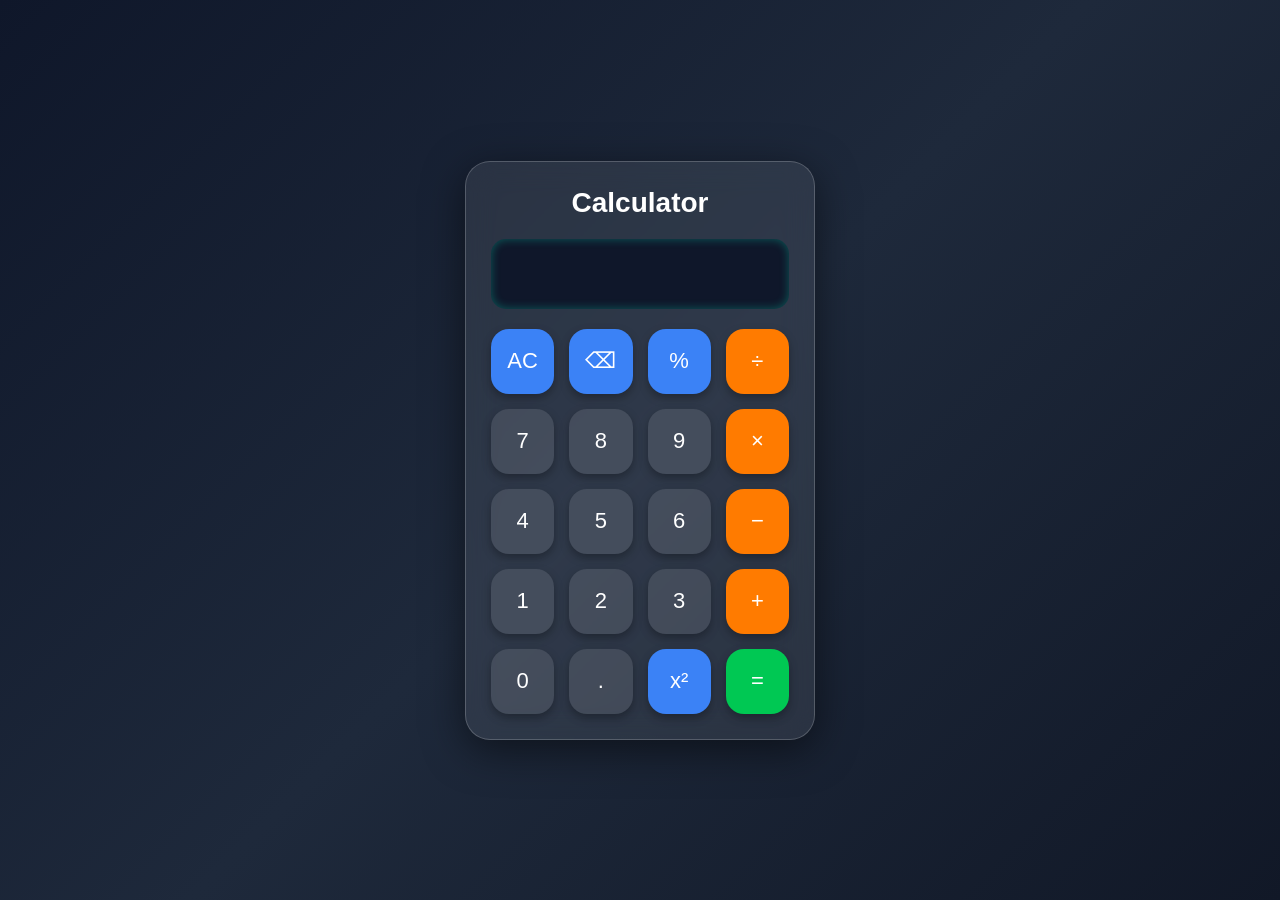
<file: calculator/index.html>
<!DOCTYPE html>
<html lang="en">
<head>
  <meta charset="UTF-8" />
  <meta name="viewport" content="width=device-width, initial-scale=1.0"/>
  <title>Calculator</title>
  <link rel="stylesheet" href="style.css">
</head>
<body>

<div class="container">
  <div class="calculator">
    <h1>Calculator</h1>

    <div class="display-box">
      <input type="text" id="display" readonly>
    </div>

    <div class="buttons">
      <button class="special" onclick="clearDisplay()">AC</button>
      <button class="special" onclick="deleteLast()">⌫</button>
      <button class="special" onclick="append('%')">%</button>
      <button class="operator" onclick="append('/')">÷</button>

      <button onclick="append('7')">7</button>
      <button onclick="append('8')">8</button>
      <button onclick="append('9')">9</button>
      <button class="operator" onclick="append('*')">×</button>

      <button onclick="append('4')">4</button>
      <button onclick="append('5')">5</button>
      <button onclick="append('6')">6</button>
      <button class="operator" onclick="append('-')">−</button>

      <button onclick="append('1')">1</button>
      <button onclick="append('2')">2</button>
      <button onclick="append('3')">3</button>
      <button class="operator" onclick="append('+')">+</button>

      <button onclick="append('0')">0</button>
      <button onclick="append('.')">.</button>
      <button class="special" onclick="square()">x²</button>
      <button class="equal" onclick="calculate()">=</button>
    </div>
  </div>
</div>

<script src="script.js"></script>
</body>
</html>
</file>
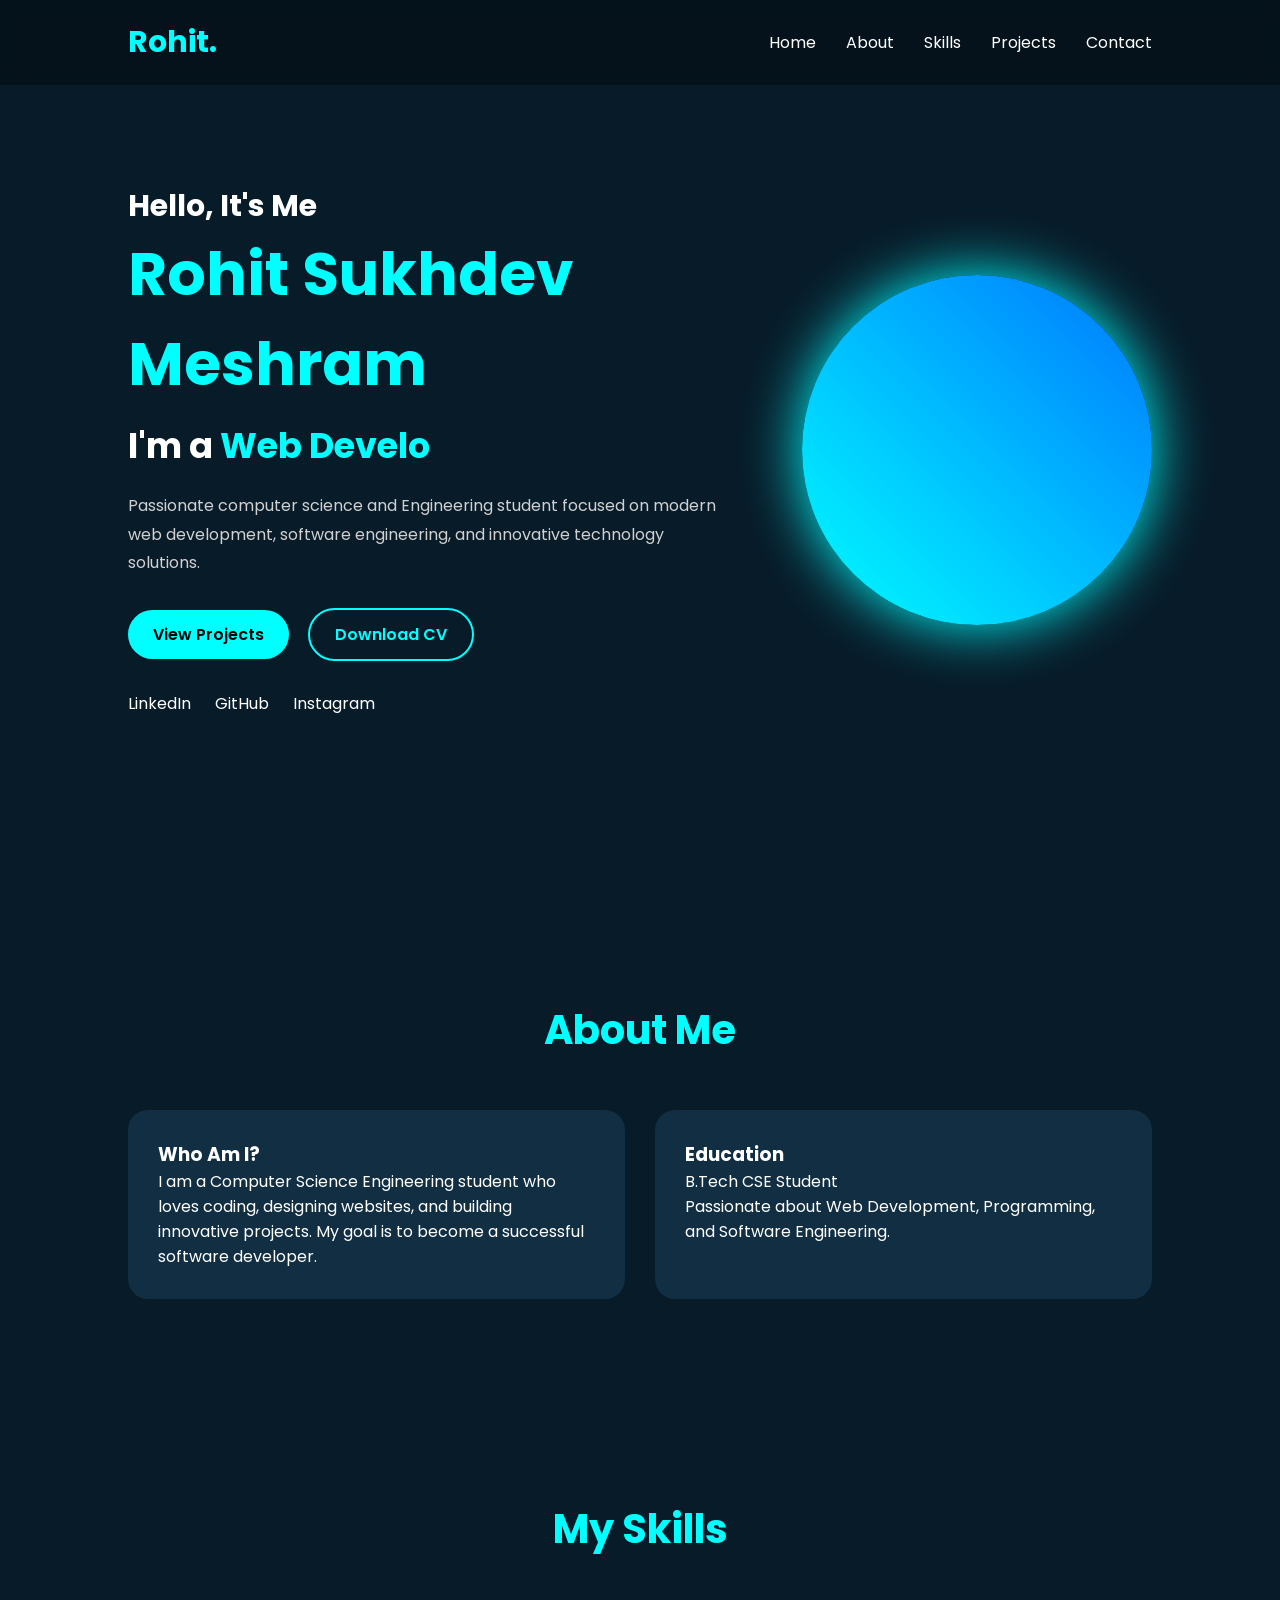
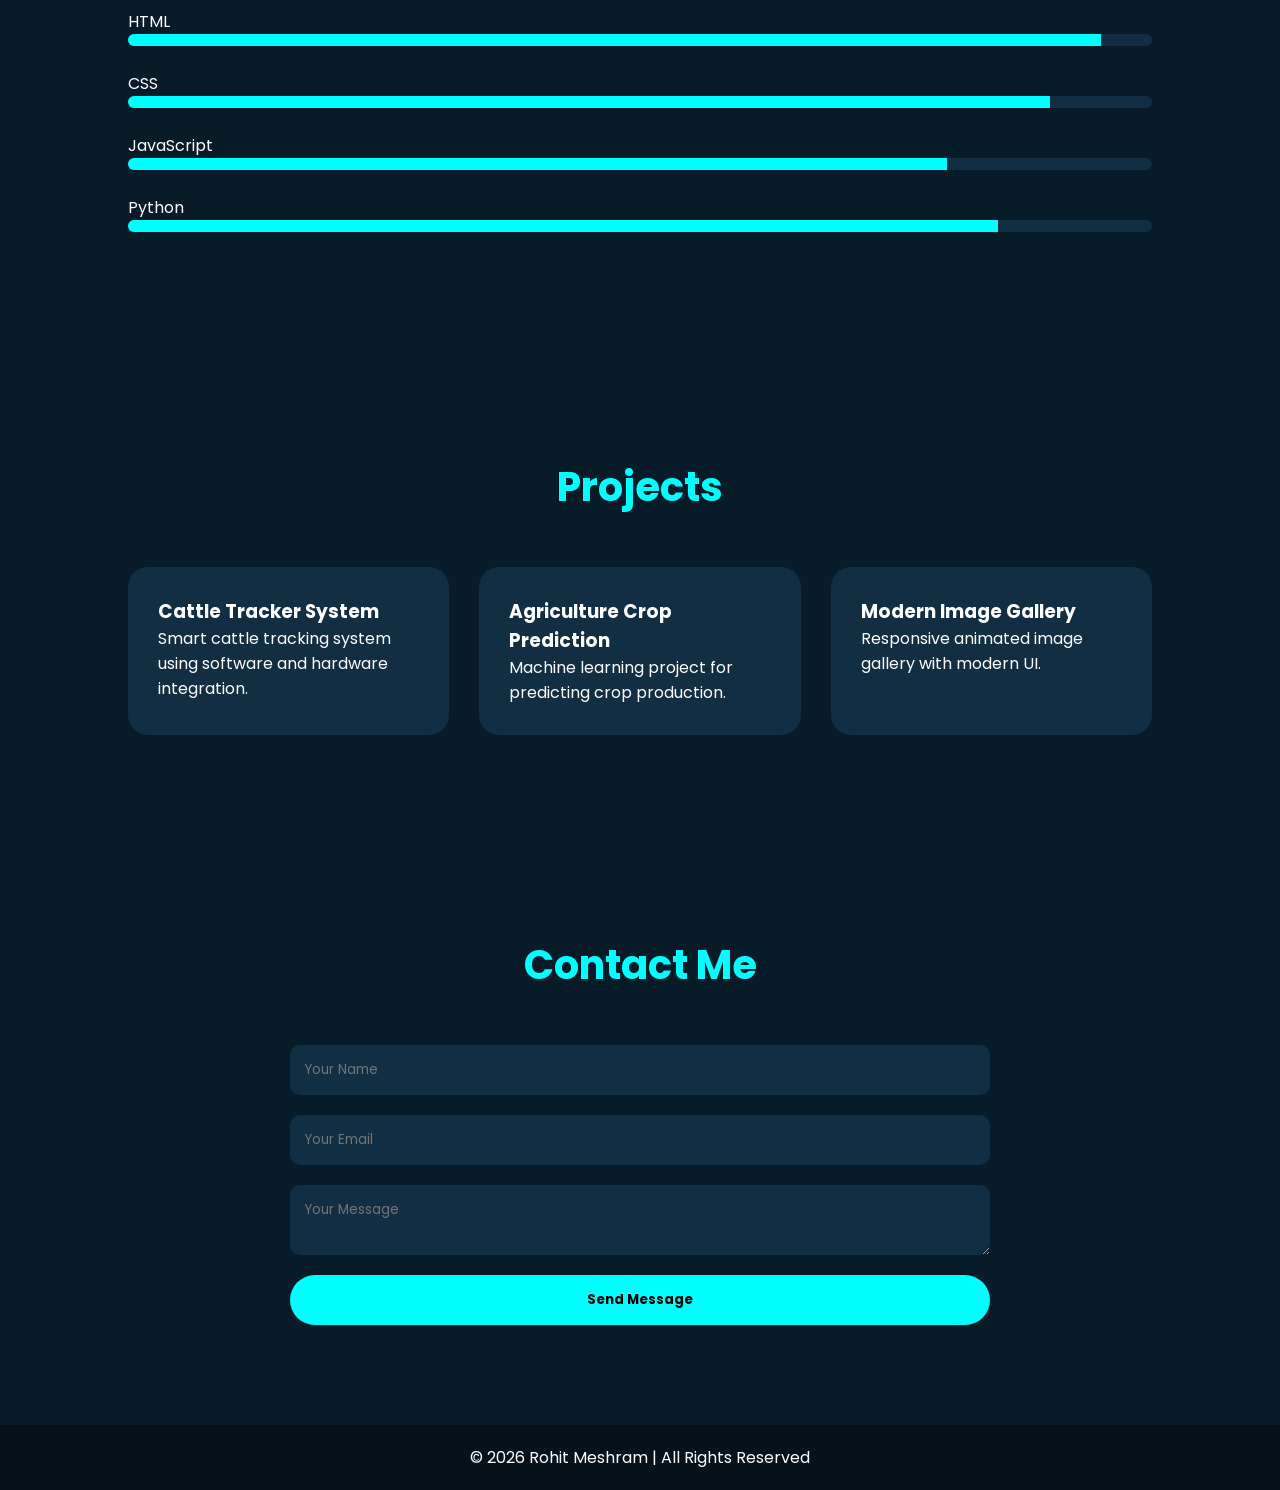
<file: portfolio/index.html>
<!DOCTYPE html>
<html lang="en">

<head>
    <meta charset="UTF-8" />
    <meta name="viewport" content="width=device-width, initial-scale=1.0" />
    <title>Rohit Meshram | Portfolio</title>

    <link rel="stylesheet" href="style.css" />

    <link href="https://fonts.googleapis.com/css2?family=Poppins:wght@300;400;500;600;700&display=swap"
        rel="stylesheet">
</head>

<body>

    <!-- Navbar -->

    <nav>
        <div class="logo">Rohit.</div>

        <ul>
            <li><a href="#home">Home</a></li>
            <li><a href="#about">About</a></li>
            <li><a href="#skills">Skills</a></li>
            <li><a href="#projects">Projects</a></li>
            <li><a href="#contact">Contact</a></li>
        </ul>
    </nav>

    <!-- Hero Section -->

    <section class="hero" id="home">

        <div class="hero-text">
            <h3>Hello, It's Me</h3>

            <h1>Rohit Sukhdev Meshram</h1>

            <h2>I'm a <span class="typing"></span></h2>

            <p>
                Passionate computer science and Engineering student focused on
                modern web development, software engineering,
                and innovative technology solutions.
            </p>

            <div class="buttons">
                <a href="#projects" class="btn">View Projects</a>
                <a href="#" class="btn btn-outline">Download CV</a>
            </div>

            <div class="socials">
    <a href="https://www.linkedin.com/in/rohit-meshram-88a5172a8?utm_source=share_via&utm_content=profile&utm_medium=member_android" target="_blank">
        LinkedIn
    </a>

    <a href="https://github.com/rohit-codes26" target="_blank">
        GitHub
    </a>

    <a href="https://www.instagram.com/ro_hitm_01?igsh=MWIzdGU4b2gxdm51eg==" target="_blank">
        Instagram
    </a>
</div>
        </div>

        <div class="hero-image">
            <div class="circle"></div>
        </div>

    </section>

    <!-- About -->

    <section class="about" id="about">

        <h2 class="title">About Me</h2>

        <div class="about-container">

            <div class="about-card">
                <h3>Who Am I?</h3>

                <p>
                    I am a Computer Science Engineering student who loves coding,
                    designing websites, and building innovative projects.
                    My goal is to become a successful software developer.
                </p>
            </div>

            <div class="about-card">
                <h3>Education</h3>

                <p>
                    B.Tech CSE Student <br>
                    Passionate about Web Development,
                    Programming, and Software Engineering.
                </p>
            </div>

        </div>

    </section>

    <!-- Skills -->

    <section class="skills" id="skills">

        <h2 class="title">My Skills</h2>

        <div class="skill-box">

            <div class="skill">
                <p>HTML</p>
                <div class="bar">
                    <div class="progress html"></div>
                </div>
            </div>

            <div class="skill">
                <p>CSS</p>
                <div class="bar">
                    <div class="progress css"></div>
                </div>
            </div>

            <div class="skill">
                <p>JavaScript</p>
                <div class="bar">
                    <div class="progress js"></div>
                </div>
            </div>

            <div class="skill">
                <p>Python</p>
                <div class="bar">
                    <div class="progress python"></div>
                </div>
            </div>

        </div>

    </section>

    <!-- Projects -->

    <section class="projects" id="projects">

        <h2 class="title">Projects</h2>

        <div class="project-container">

            <div class="project-card">
                <h3>Cattle Tracker System</h3>

                <p>
                    Smart cattle tracking system using software
                    and hardware integration.
                </p>
            </div>

            <div class="project-card">
                <h3>Agriculture Crop Prediction</h3>

                <p>
                    Machine learning project for predicting crop production.
                </p>
            </div>

            <div class="project-card">
                <h3>Modern Image Gallery</h3>

                <p>
                    Responsive animated image gallery with modern UI.
                </p>
            </div>

        </div>

    </section>

    <!-- Contact -->

    <section class="contact" id="contact">

        <h2 class="title">Contact Me</h2>

        <div class="contact-box">

            <input type="text" placeholder="Your Name">

            <input type="email" placeholder="Your Email">

            <textarea placeholder="Your Message"></textarea>

            <button>Send Message</button>

        </div>

    </section>

    <!-- Footer -->

    <footer>
        <p>© 2026 Rohit Meshram | All Rights Reserved</p>
    </footer>

    <script src="script.js"></script>

</body>

</html>
</file>
<file: calculator/style.css>
*{
  margin:0;
  padding:0;
  box-sizing:border-box;
  font-family:Arial, sans-serif;
}

body{
  height:100vh;
  display:flex;
  justify-content:center;
  align-items:center;
  background:linear-gradient(135deg,#0f172a,#1e293b,#111827);
}

.container{
  width:100%;
  display:flex;
  justify-content:center;
  align-items:center;
}

.calculator{
  width:350px;
  padding:25px;
  border-radius:25px;
  backdrop-filter: blur(15px);
  background:rgba(255,255,255,0.08);
  border:1px solid rgba(255,255,255,0.2);
  box-shadow:0 10px 40px rgba(0,0,0,0.5);
}

.calculator h1{
  text-align:center;
  color:white;
  margin-bottom:20px;
  font-size:28px;
}

.display-box{
  margin-bottom:20px;
}

#display{
  width:100%;
  height:70px;
  border:none;
  outline:none;
  border-radius:15px;
  background:#0f172a;
  color:#00ffcc;
  font-size:30px;
  text-align:right;
  padding:15px;
  box-shadow:inset 0 0 10px rgba(0,255,204,0.3);
}

.buttons{
  display:grid;
  grid-template-columns:repeat(4,1fr);
  gap:15px;
}

button{
  height:65px;
  border:none;
  border-radius:18px;
  font-size:22px;
  cursor:pointer;
  color:white;
  background:rgba(255,255,255,0.1);
  transition:0.2s ease;
  box-shadow:0 4px 10px rgba(0,0,0,0.3);
}

button:hover{
  transform:scale(1.05);
  background:rgba(255,255,255,0.2);
}

.operator{
  background:#ff7b00;
}

.operator:hover{
  background:#ff9100;
}

.equal{
  background:#00c853;
}

.equal:hover{
  background:#00e676;
}

.special{
  background:#3b82f6;
}

.special:hover{
  background:#60a5fa;
}
</file>
<file: portfolio/style.css>
* {
    margin: 0;
    padding: 0;
    box-sizing: border-box;
    font-family: 'Poppins', sans-serif;
}

body {
    background: #081b29;
    color: white;
    overflow-x: hidden;
}

/* Navbar */

nav {
    width: 100%;
    padding: 20px 10%;
    display: flex;
    justify-content: space-between;
    align-items: center;
    position: fixed;
    background: rgba(0, 0, 0, 0.3);
    backdrop-filter: blur(10px);
    z-index: 1000;
}

.logo {
    font-size: 30px;
    font-weight: bold;
    color: #00ffff;
}

nav ul {
    display: flex;
    gap: 30px;
    list-style: none;
}

nav ul li a {
    text-decoration: none;
    color: white;
    transition: 0.3s;
}

nav ul li a:hover {
    color: #00ffff;
}

/* Hero */

.hero {
    min-height: 100vh;
    display: flex;
    align-items: center;
    justify-content: space-between;
    padding: 0 10%;
    position: relative;
}

.hero-text {
    max-width: 600px;
}

.hero-text h3 {
    font-size: 30px;
}

.hero-text h1 {
    font-size: 60px;
    color: #00ffff;
}

.hero-text h2 {
    font-size: 35px;
    margin: 10px 0;
}

.typing {
    color: #00ffff;
}

.hero-text p {
    margin-top: 20px;
    line-height: 1.8;
    color: #d1d1d1;
}

.buttons {
    margin-top: 30px;
}

.btn {
    display: inline-block;
    padding: 12px 25px;
    background: #00ffff;
    color: black;
    text-decoration: none;
    border-radius: 30px;
    margin-right: 15px;
    font-weight: 600;
    transition: 0.4s;
}

.btn:hover {
    transform: translateY(-5px);
}

.btn-outline {
    background: transparent;
    border: 2px solid #00ffff;
    color: #00ffff;
}

.socials {
    margin-top: 30px;
}

.socials a {
    text-decoration: none;
    color: white;
    margin-right: 20px;
    transition: 0.3s;
}

.socials a:hover {
    color: #00ffff;
}

.hero-image {
    position: relative;
}

.circle {
    width: 350px;
    height: 350px;
    border-radius: 50%;
    background: linear-gradient(45deg, #00ffff, #0077ff);
    box-shadow: 0 0 60px #00ffff;
    animation: float 3s ease-in-out infinite;
}

@keyframes float {
    50% {
        transform: translateY(-20px);
    }
}

/* Sections */

section {
    padding: 100px 10%;
}

.title {
    text-align: center;
    font-size: 40px;
    margin-bottom: 50px;
    color: #00ffff;
}

/* About */

.about-container {
    display: flex;
    gap: 30px;
    flex-wrap: wrap;
}

.about-card {
    flex: 1;
    min-width: 280px;
    background: #112e42;
    padding: 30px;
    border-radius: 20px;
    transition: 0.4s;
}

.about-card:hover {
    transform: translateY(-10px);
}

/* Skills */

.skill {
    margin-bottom: 25px;
}

.bar {
    width: 100%;
    height: 12px;
    background: #112e42;
    border-radius: 20px;
    overflow: hidden;
}

.progress {
    height: 100%;
    background: #00ffff;
}

.html {
    width: 95%;
}

.css {
    width: 90%;
}

.js {
    width: 80%;
}

.python {
    width: 85%;
}

/* Projects */

.project-container {
    display: flex;
    gap: 30px;
    flex-wrap: wrap;
}

.project-card {
    flex: 1;
    min-width: 280px;
    background: #112e42;
    padding: 30px;
    border-radius: 20px;
    transition: 0.4s;
}

.project-card:hover {
    transform: scale(1.05);
}

/* Contact */

.contact-box {
    max-width: 700px;
    margin: auto;
    display: flex;
    flex-direction: column;
    gap: 20px;
}

.contact-box input,
.contact-box textarea {
    padding: 15px;
    border: none;
    border-radius: 10px;
    background: #112e42;
    color: white;
}

.contact-box button {
    padding: 15px;
    border: none;
    border-radius: 30px;
    background: #00ffff;
    font-weight: bold;
    cursor: pointer;
}

/* Footer */

footer {
    text-align: center;
    padding: 20px;
    background: #05111b;
}

/* Responsive */

@media(max-width:900px) {

    .hero {
        flex-direction: column;
        justify-content: center;
        text-align: center;
    }

    .hero-image {
        margin-top: 50px;
    }

    nav ul {
        display: none;
    }

    .hero-text h1 {
        font-size: 40px;
    }
}
</file>
